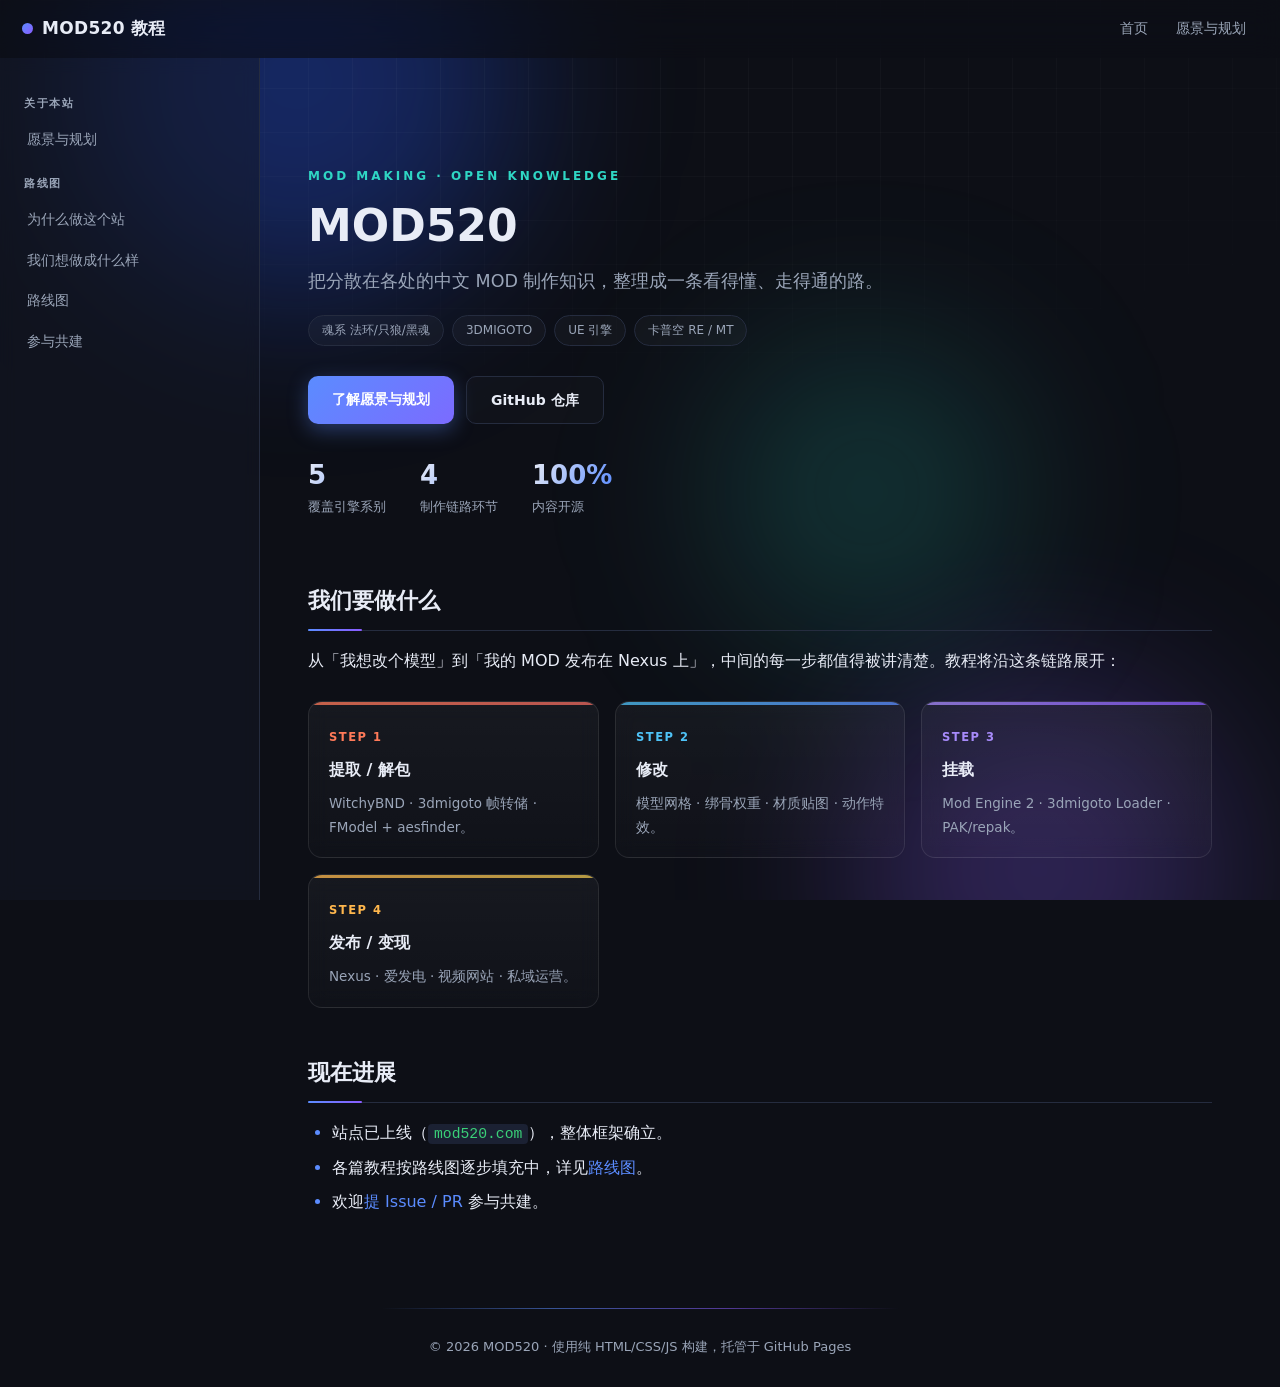
<file: index.html>
<!DOCTYPE html>
<html lang="zh-CN">
<head>
  <meta charset="UTF-8">
  <meta name="viewport" content="width=device-width, initial-scale=1.0">
  <title>MOD520 · MOD 制作教程</title>
  <meta name="description" content="MOD520：把分散的中文 MOD 制作知识，整理成一条走得通的路。覆盖魂系、UE 引擎与卡普空系游戏，工具链含 3dmigoto。">
  <link rel="icon" href="data:image/svg+xml,<svg xmlns='http://www.w3.org/2000/svg' viewBox='0 0 100 100'><circle cx='50' cy='50' r='46' fill='%234f8cff'/></svg>">
  <link rel="stylesheet" href="assets/css/style.css">
</head>
<body>
  <div class="bg-orbs"><div class="orb orb-1"></div><div class="orb orb-2"></div><div class="orb orb-3"></div></div>
  <div class="read-progress" id="readProgress"></div>

  <header class="topbar">
    <button class="menu-btn" id="menuBtn" aria-label="菜单">☰</button>
    <a class="logo" href="index.html"><span class="dot"></span>MOD520 教程</a>
    <nav class="nav-links">
      <a href="index.html">首页</a>
      <a href="tutorials/pipeline.html">愿景与规划</a>
    </nav>
  </header>

  <div class="layout">
    <aside class="sidebar" id="sidebar">
      <h4>关于本站</h4>
      <ul>
        <li><a href="tutorials/pipeline.html">愿景与规划</a></li>
      </ul>
      <h4>路线图</h4>
      <ul>
        <li><a href="tutorials/pipeline.html#why">为什么做这个站</a></li>
        <li><a href="tutorials/pipeline.html#vision">我们想做成什么样</a></li>
        <li><a href="tutorials/pipeline.html#roadmap">路线图</a></li>
        <li><a href="tutorials/pipeline.html#join">参与共建</a></li>
      </ul>
    </aside>

    <main class="content">
      <section class="hero">
        <p class="kicker">MOD Making · Open Knowledge</p>
        <h1>MOD520</h1>
        <p class="tagline">把分散在各处的中文 MOD 制作知识，整理成一条看得懂、走得通的路。</p>
        <div class="badges">
          <span class="badge">魂系 法环/只狼/黑魂</span>
          <span class="badge">3DMIGOTO</span>
          <span class="badge">UE 引擎</span>
          <span class="badge">卡普空 RE / MT</span>
        </div>
        <div class="actions">
          <a class="btn primary" href="tutorials/pipeline.html">了解愿景与规划</a>
          <a class="btn ghost" href="https://github.com/honxi1/MOD520">GitHub 仓库</a>
        </div>
        <div class="stats">
          <div class="stat"><b>5</b><span>覆盖引擎系别</span></div>
          <div class="stat"><b>4</b><span>制作链路环节</span></div>
          <div class="stat"><b>100%</b><span>内容开源</span></div>
        </div>
      </section>

      <section>
        <h2>我们要做什么</h2>
        <p>从「我想改个模型」到「我的 MOD 发布在 Nexus 上」，中间的每一步都值得被讲清楚。教程将沿这条链路展开：</p>
        <div class="card-grid">
          <div class="card fam-souls">
            <span class="num">Step 1</span>
            <h3>提取 / 解包</h3>
            <p>WitchyBND · 3dmigoto 帧转储 · FModel + aesfinder。</p>
          </div>
          <div class="card fam-miyo">
            <span class="num">Step 2</span>
            <h3>修改</h3>
            <p>模型网格 · 绑骨权重 · 材质贴图 · 动作特效。</p>
          </div>
          <div class="card fam-ue">
            <span class="num">Step 3</span>
            <h3>挂载</h3>
            <p>Mod Engine 2 · 3dmigoto Loader · PAK/repak。</p>
          </div>
          <div class="card fam-re">
            <span class="num">Step 4</span>
            <h3>发布 / 变现</h3>
            <p>Nexus · 爱发电 · 视频网站 · 私域运营。</p>
          </div>
        </div>
      </section>

      <section>
        <h2>现在进展</h2>
        <ul>
          <li>站点已上线（<code>mod520.com</code>），整体框架确立。</li>
          <li>各篇教程按路线图逐步填充中，详见<a href="tutorials/pipeline.html#roadmap">路线图</a>。</li>
          <li>欢迎<a href="https://github.com/honxi1/MOD520">提 Issue / PR</a> 参与共建。</li>
        </ul>
      </section>
    </main>
  </div>

  <footer class="footer">© 2026 MOD520 · 使用纯 HTML/CSS/JS 构建，托管于 GitHub Pages</footer>
  <button id="backTop" aria-label="返回顶部">↑</button>

  <script src="assets/js/main.js"></script>
</body>
</html>
</file>
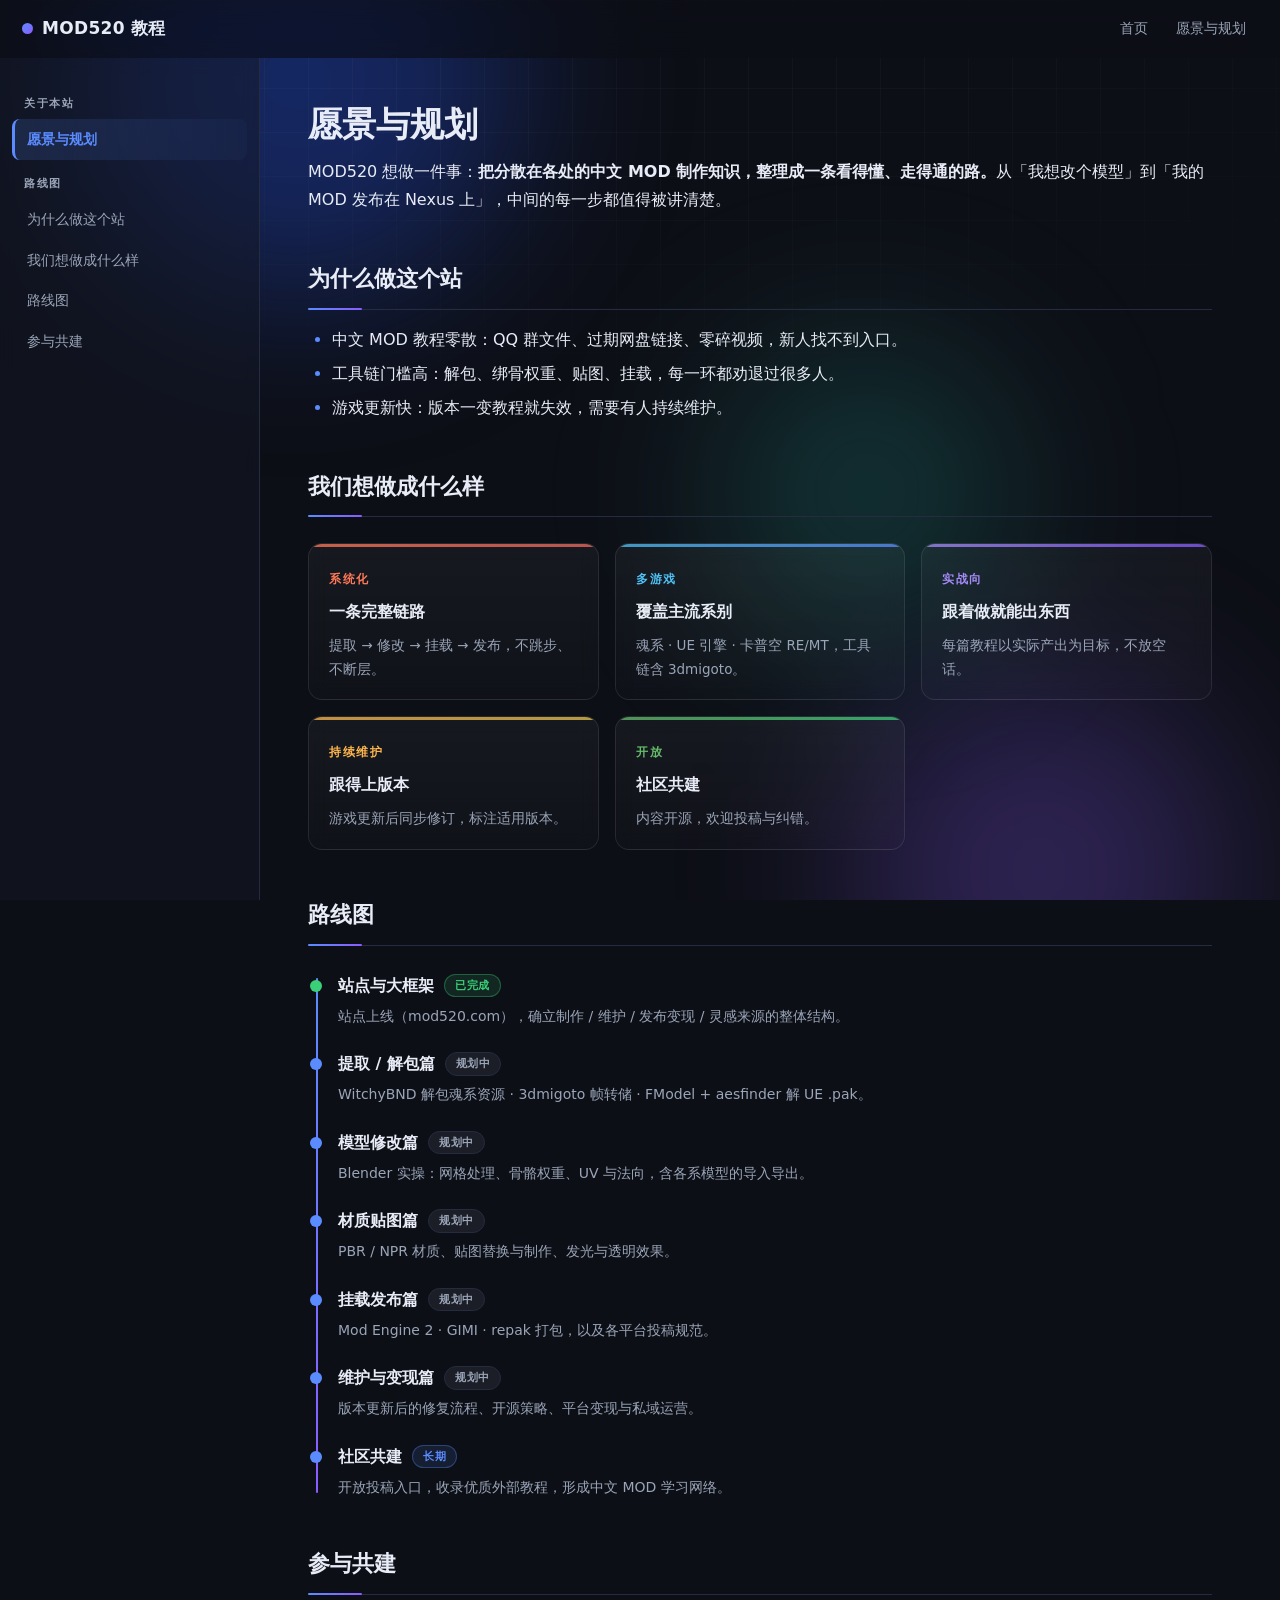
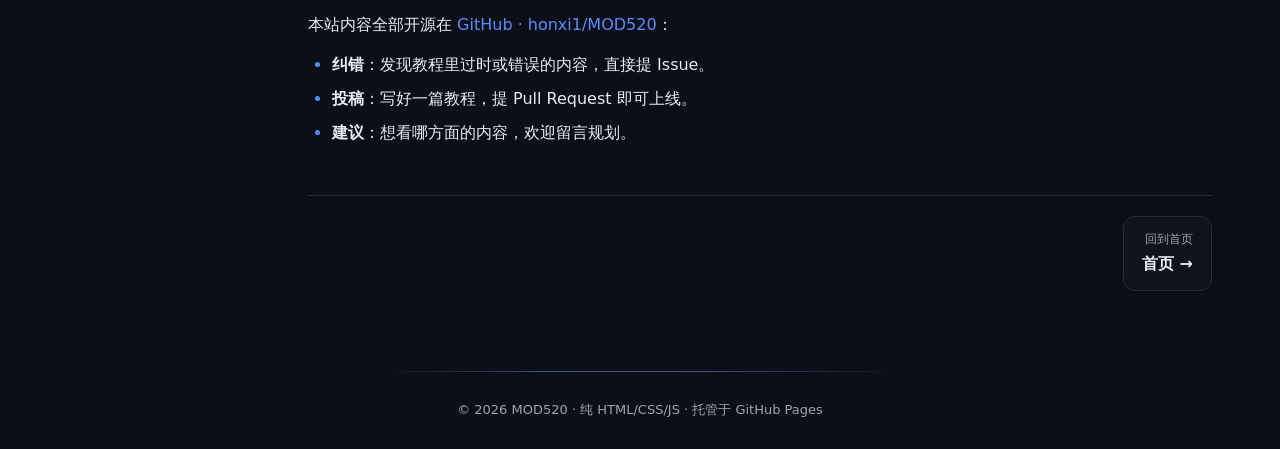
<file: tutorials/pipeline.html>
<!DOCTYPE html>
<html lang="zh-CN">
<head>
  <meta charset="UTF-8">
  <meta name="viewport" content="width=device-width, initial-scale=1.0">
  <title>愿景与规划 | MOD520 教程</title>
  <meta name="description" content="MOD520 的愿景与路线图：把分散的中文 MOD 制作知识，整理成一条走得通的路。">
  <link rel="icon" href="data:image/svg+xml,<svg xmlns='http://www.w3.org/2000/svg' viewBox='0 0 100 100'><circle cx='50' cy='50' r='46' fill='%234f8cff'/></svg>">
  <link rel="stylesheet" href="../assets/css/style.css">
</head>
<body>
  <div class="bg-orbs"><div class="orb orb-1"></div><div class="orb orb-2"></div><div class="orb orb-3"></div></div>
  <div class="read-progress" id="readProgress"></div>

  <header class="topbar">
    <button class="menu-btn" id="menuBtn" aria-label="菜单">☰</button>
    <a class="logo" href="../index.html"><span class="dot"></span>MOD520 教程</a>
    <nav class="nav-links">
      <a href="../index.html">首页</a>
      <a href="pipeline.html">愿景与规划</a>
    </nav>
  </header>

  <div class="layout">
    <aside class="sidebar" id="sidebar">
      <h4>关于本站</h4>
      <ul>
        <li><a class="active" href="pipeline.html">愿景与规划</a></li>
      </ul>
      <h4>路线图</h4>
      <ul>
        <li><a href="#why">为什么做这个站</a></li>
        <li><a href="#vision">我们想做成什么样</a></li>
        <li><a href="#roadmap">路线图</a></li>
        <li><a href="#join">参与共建</a></li>
      </ul>
    </aside>

    <main class="content">
      <h1>愿景与规划</h1>
      <p>MOD520 想做一件事：<strong>把分散在各处的中文 MOD 制作知识，整理成一条看得懂、走得通的路。</strong>从「我想改个模型」到「我的 MOD 发布在 Nexus 上」，中间的每一步都值得被讲清楚。</p>

      <h2 id="why">为什么做这个站</h2>
      <ul>
        <li>中文 MOD 教程零散：QQ 群文件、过期网盘链接、零碎视频，新人找不到入口。</li>
        <li>工具链门槛高：解包、绑骨权重、贴图、挂载，每一环都劝退过很多人。</li>
        <li>游戏更新快：版本一变教程就失效，需要有人持续维护。</li>
      </ul>

      <h2 id="vision">我们想做成什么样</h2>
      <div class="card-grid">
        <div class="card fam-souls">
          <span class="num">系统化</span>
          <h3>一条完整链路</h3>
          <p>提取 → 修改 → 挂载 → 发布，不跳步、不断层。</p>
        </div>
        <div class="card fam-miyo">
          <span class="num">多游戏</span>
          <h3>覆盖主流系别</h3>
          <p>魂系 · UE 引擎 · 卡普空 RE/MT，工具链含 3dmigoto。</p>
        </div>
        <div class="card fam-ue">
          <span class="num">实战向</span>
          <h3>跟着做就能出东西</h3>
          <p>每篇教程以实际产出为目标，不放空话。</p>
        </div>
        <div class="card fam-re">
          <span class="num">持续维护</span>
          <h3>跟得上版本</h3>
          <p>游戏更新后同步修订，标注适用版本。</p>
        </div>
        <div class="card fam-mt">
          <span class="num">开放</span>
          <h3>社区共建</h3>
          <p>内容开源，欢迎投稿与纠错。</p>
        </div>
      </div>

      <h2 id="roadmap">路线图</h2>
      <div class="timeline">
        <div class="tl-item done">
          <div class="tl-head"><h3>站点与大框架</h3><span class="pill done">已完成</span></div>
          <p>站点上线（mod520.com），确立制作 / 维护 / 发布变现 / 灵感来源的整体结构。</p>
        </div>
        <div class="tl-item">
          <div class="tl-head"><h3>提取 / 解包篇</h3><span class="pill plan">规划中</span></div>
          <p>WitchyBND 解包魂系资源 · 3dmigoto 帧转储 · FModel + aesfinder 解 UE .pak。</p>
        </div>
        <div class="tl-item">
          <div class="tl-head"><h3>模型修改篇</h3><span class="pill plan">规划中</span></div>
          <p>Blender 实操：网格处理、骨骼权重、UV 与法向，含各系模型的导入导出。</p>
        </div>
        <div class="tl-item">
          <div class="tl-head"><h3>材质贴图篇</h3><span class="pill plan">规划中</span></div>
          <p>PBR / NPR 材质、贴图替换与制作、发光与透明效果。</p>
        </div>
        <div class="tl-item">
          <div class="tl-head"><h3>挂载发布篇</h3><span class="pill plan">规划中</span></div>
          <p>Mod Engine 2 · GIMI · repak 打包，以及各平台投稿规范。</p>
        </div>
        <div class="tl-item">
          <div class="tl-head"><h3>维护与变现篇</h3><span class="pill plan">规划中</span></div>
          <p>版本更新后的修复流程、开源策略、平台变现与私域运营。</p>
        </div>
        <div class="tl-item">
          <div class="tl-head"><h3>社区共建</h3><span class="pill doing">长期</span></div>
          <p>开放投稿入口，收录优质外部教程，形成中文 MOD 学习网络。</p>
        </div>
      </div>

      <h2 id="join">参与共建</h2>
      <p>本站内容全部开源在 <a href="https://github.com/honxi1/MOD520">GitHub · honxi1/MOD520</a>：</p>
      <ul>
        <li><strong>纠错</strong>：发现教程里过时或错误的内容，直接提 Issue。</li>
        <li><strong>投稿</strong>：写好一篇教程，提 Pull Request 即可上线。</li>
        <li><strong>建议</strong>：想看哪方面的内容，欢迎留言规划。</li>
      </ul>

      <nav class="chapter-nav">
        <span></span>
        <a class="nav-item next" href="../index.html">
          <div class="nav-label">回到首页</div>
          <div class="nav-title">首页 →</div>
        </a>
      </nav>
    </main>
  </div>

  <footer class="footer">© 2026 MOD520 · 纯 HTML/CSS/JS · 托管于 GitHub Pages</footer>
  <button id="backTop" aria-label="返回顶部">↑</button>
  <script src="../assets/js/main.js"></script>
</body>
</html>
</file>
<file: assets/css/style.css>
:root {
  --bg: #0d0f16;
  --bg-alt: #151926;
  --bg-code: #1b2133;
  --fg: #e8ecf6;
  --fg-dim: #9aa5b8;
  --accent: #5b8cff;
  --accent-2: #8a5cff;
  --accent-3: #2fd6c4;
  --border: #252c3f;
  --green: #3ad078;
  --yellow: #eac54f;
  --red: #ef6a60;
  --souls: #ff7a59;
  --miyo: #4fc3f7;
  --ue: #a78bfa;
  --re: #ffb74d;
  --mt: #66bb6a;
  --sidebar-w: 260px;
  --glow: 0 8px 30px rgba(91, 140, 255, 0.25);
}

* { margin: 0; padding: 0; box-sizing: border-box; }

html { scroll-behavior: smooth; }

body {
  font-family: "Segoe UI", "Microsoft YaHei", "PingFang SC", system-ui, sans-serif;
  background: var(--bg);
  color: var(--fg);
  line-height: 1.75;
  min-height: 100vh;
}

/* ---------- 动态背景 ---------- */
.bg-orbs {
  position: fixed;
  inset: 0;
  z-index: -2;
  overflow: hidden;
  pointer-events: none;
}

.orb { position: absolute; border-radius: 50%; filter: blur(85px); }

.orb-1 { width: 440px; height: 440px; background: rgba(43, 92, 255, 0.32); top: -140px; left: 6%; animation: drift 24s ease-in-out infinite alternate; }
.orb-2 { width: 380px; height: 380px; background: rgba(138, 92, 255, 0.26); bottom: -160px; right: 4%; animation: drift 28s ease-in-out infinite alternate-reverse; }
.orb-3 { width: 300px; height: 300px; background: rgba(47, 214, 196, 0.18); top: 38%; left: 56%; animation: drift 32s ease-in-out infinite alternate; }

@keyframes drift {
  from { transform: translate(0, 0) scale(1); }
  to { transform: translate(70px, 46px) scale(1.16); }
}

body::before {
  content: "";
  position: fixed;
  inset: 0;
  z-index: -1;
  pointer-events: none;
  background-image:
    linear-gradient(rgba(255, 255, 255, 0.028) 1px, transparent 1px),
    linear-gradient(90deg, rgba(255, 255, 255, 0.028) 1px, transparent 1px);
  background-size: 44px 44px;
  -webkit-mask-image: radial-gradient(ellipse 95% 62% at 50% 0%, black 25%, transparent 78%);
  mask-image: radial-gradient(ellipse 95% 62% at 50% 0%, black 25%, transparent 78%);
}

::selection { background: rgba(91, 140, 255, 0.35); }

::-webkit-scrollbar { width: 10px; height: 10px; }
::-webkit-scrollbar-thumb { background: var(--border); border-radius: 6px; }
::-webkit-scrollbar-thumb:hover { background: #37415e; }
::-webkit-scrollbar-track { background: transparent; }

a { color: var(--accent); text-decoration: none; }
a:hover { text-decoration: underline; }

/* ---------- 顶部导航 ---------- */
.topbar {
  position: sticky;
  top: 0;
  z-index: 100;
  display: flex;
  align-items: center;
  gap: 14px;
  height: 58px;
  padding: 0 22px;
  background: rgba(13, 15, 22, 0.72);
  backdrop-filter: blur(14px) saturate(1.4);
  border-bottom: 1px solid transparent;
  transition: border-color 0.25s, box-shadow 0.25s;
}

.topbar.scrolled {
  border-bottom-color: var(--border);
  box-shadow: 0 8px 28px rgba(0, 0, 0, 0.35);
}

.topbar .logo {
  font-weight: 700;
  font-size: 17px;
  color: var(--fg);
  display: flex;
  align-items: center;
  gap: 9px;
  letter-spacing: 0.3px;
}

.topbar .logo .dot {
  width: 11px;
  height: 11px;
  border-radius: 50%;
  background: linear-gradient(135deg, var(--accent), var(--accent-2));
  animation: dotPulse 2.6s ease-in-out infinite;
}

@keyframes dotPulse {
  0%, 100% { box-shadow: 0 0 0 0 rgba(91, 140, 255, 0.45), 0 0 12px rgba(91, 140, 255, 0.7); }
  50% { box-shadow: 0 0 0 7px rgba(91, 140, 255, 0), 0 0 12px rgba(91, 140, 255, 0.7); }
}

.topbar .nav-links { margin-left: auto; display: flex; gap: 4px; }
.topbar .nav-links a {
  color: var(--fg-dim);
  font-size: 14px;
  padding: 6px 12px;
  border-radius: 8px;
  transition: color 0.15s, background 0.15s;
}
.topbar .nav-links a:hover { color: var(--fg); background: rgba(255, 255, 255, 0.05); text-decoration: none; }

.menu-btn {
  display: none;
  background: none;
  border: 1px solid var(--border);
  color: var(--fg);
  font-size: 18px;
  padding: 4px 10px;
  border-radius: 6px;
  cursor: pointer;
}

/* ---------- 布局 ---------- */
.layout { display: flex; min-height: calc(100vh - 58px); }

.sidebar {
  width: var(--sidebar-w);
  flex-shrink: 0;
  padding: 22px 12px;
  border-right: 1px solid var(--border);
  background: rgba(21, 25, 38, 0.5);
  backdrop-filter: blur(8px);
  position: sticky;
  top: 58px;
  height: calc(100vh - 58px);
  overflow-y: auto;
}

.sidebar h4 {
  font-size: 11px;
  text-transform: uppercase;
  letter-spacing: 1.5px;
  color: var(--fg-dim);
  padding: 14px 12px 6px;
}

.sidebar ul { list-style: none; }

.sidebar li a {
  display: block;
  padding: 8px 12px;
  border-radius: 8px;
  color: var(--fg-dim);
  font-size: 14px;
  border-left: 3px solid transparent;
  transition: color 0.15s, background 0.15s, padding-left 0.15s;
}

.sidebar li a:hover { color: var(--fg); background: rgba(91, 140, 255, 0.09); text-decoration: none; padding-left: 15px; }

.sidebar li a.active {
  color: var(--accent);
  background: linear-gradient(90deg, rgba(91, 140, 255, 0.16), rgba(91, 140, 255, 0.04));
  border-left-color: var(--accent);
  font-weight: 600;
}

.content {
  flex: 1;
  min-width: 0;
  padding: 44px 48px 80px;
  max-width: 1000px;
}

/* ---------- 正文排版 ---------- */
.content h1 {
  font-size: 34px;
  margin-bottom: 10px;
  line-height: 1.3;
  background: linear-gradient(110deg, var(--fg) 20%, var(--accent) 55%, var(--accent-2) 80%);
  background-size: 200% auto;
  -webkit-background-clip: text;
  background-clip: text;
  -webkit-text-fill-color: transparent;
  font-weight: 800;
  animation: shimmer 6s linear infinite;
}

@keyframes shimmer { to { background-position: 200% center; } }

.content h2 {
  font-size: 22px;
  margin: 46px 0 16px;
  padding-bottom: 10px;
  border-bottom: 1px solid var(--border);
  position: relative;
}

.content h2::after {
  content: "";
  position: absolute;
  left: 0;
  bottom: -1px;
  width: 0;
  height: 2px;
  border-radius: 2px;
  background: linear-gradient(90deg, var(--accent), var(--accent-2));
  transition: width 0.6s ease 0.2s;
}

.reveal.in h2::after, h2.reveal.in::after { width: 54px; }

.content h3 { font-size: 18px; margin: 28px 0 10px; color: var(--accent); }
.content p { margin: 12px 0; color: var(--fg); }
.content ul, .content ol { margin: 12px 0 12px 24px; }
.content li { margin: 6px 0; }
.content li::marker { color: var(--accent); }
.content strong { color: var(--fg); }
.content em { color: var(--yellow); font-style: normal; }

.content blockquote {
  margin: 18px 0;
  padding: 14px 18px;
  border-left: 4px solid var(--yellow);
  background: linear-gradient(90deg, rgba(234, 197, 79, 0.08), transparent);
  border-radius: 0 10px 10px 0;
  color: var(--fg-dim);
}

.content blockquote.tip {
  border-left-color: var(--green);
  background: linear-gradient(90deg, rgba(58, 208, 120, 0.09), transparent);
}

.content blockquote.warn {
  border-left-color: var(--red);
  background: linear-gradient(90deg, rgba(239, 106, 96, 0.09), transparent);
}

.content code {
  font-family: Consolas, "Courier New", monospace;
  background: var(--bg-code);
  color: var(--green);
  padding: 2px 6px;
  border-radius: 4px;
  font-size: 0.92em;
}

.content pre {
  margin: 18px 0;
  padding: 18px;
  background: var(--bg-code);
  border: 1px solid var(--border);
  border-radius: 10px;
  overflow-x: auto;
  box-shadow: inset 0 0 24px rgba(0, 0, 0, 0.25);
}

.content pre code {
  background: none;
  color: var(--fg);
  padding: 0;
  font-size: 13.5px;
  line-height: 1.6;
}

/* ---------- 表格 ---------- */
.content table {
  width: 100%;
  border-collapse: separate;
  border-spacing: 0;
  margin: 18px 0;
  font-size: 13.5px;
  border: 1px solid var(--border);
  border-radius: 12px;
  overflow: hidden;
}

.content th, .content td {
  padding: 11px 14px;
  text-align: left;
  border-bottom: 1px solid var(--border);
}

.content tr:last-child td { border-bottom: none; }

.content th {
  background: linear-gradient(180deg, #1a2033, #151b2b);
  color: var(--accent);
  font-weight: 700;
  letter-spacing: 0.3px;
}

.content td:first-child { color: var(--fg); font-weight: 600; white-space: nowrap; }

.content tbody tr { transition: background 0.12s; }
.content tbody tr:nth-child(even) { background: rgba(255, 255, 255, 0.015); }
.content tbody tr:hover { background: rgba(91, 140, 255, 0.07); }

/* ---------- 首页 hero ---------- */
.hero { padding: 52px 0 16px; }

.hero .kicker {
  font-size: 12px;
  font-weight: 700;
  letter-spacing: 3px;
  text-transform: uppercase;
  color: var(--accent-3);
  margin-bottom: 10px;
}

.hero h1 { font-size: 44px; margin-bottom: 6px; }

.hero .tagline { color: var(--fg-dim); font-size: 17.5px; margin: 12px 0 8px; max-width: 620px; }

.hero .badges { display: flex; gap: 8px; flex-wrap: wrap; margin: 18px 0 0; }

.hero .badge {
  background: rgba(255, 255, 255, 0.03);
  border: 1px solid var(--border);
  color: var(--fg-dim);
  font-size: 12px;
  padding: 4px 13px;
  border-radius: 20px;
  transition: border-color 0.15s, color 0.15s, transform 0.15s;
}

.hero .badge:hover { border-color: var(--accent); color: var(--fg); transform: translateY(-2px); }

.hero .actions { display: flex; gap: 12px; margin: 30px 0 10px; }

.hero .stats { display: flex; gap: 34px; margin-top: 36px; flex-wrap: wrap; }

.hero .stat b {
  display: block;
  font-size: 26px;
  font-weight: 800;
  background: linear-gradient(120deg, var(--fg), var(--accent));
  -webkit-background-clip: text;
  background-clip: text;
  -webkit-text-fill-color: transparent;
  line-height: 1.2;
}

.hero .stat span { font-size: 13px; color: var(--fg-dim); }

/* ---------- 按钮 ---------- */
.btn {
  position: relative;
  display: inline-block;
  padding: 11px 24px;
  border-radius: 10px;
  font-weight: 600;
  font-size: 14px;
  border: none;
  cursor: pointer;
  overflow: hidden;
  transition: transform 0.15s, box-shadow 0.15s, border-color 0.15s, color 0.15s;
}

.btn.primary {
  background: linear-gradient(135deg, var(--accent), var(--accent-2));
  background-size: 160% auto;
  color: #fff;
  box-shadow: 0 6px 20px rgba(91, 140, 255, 0.35);
}

.btn.primary:hover {
  background-position: right center;
  transform: translateY(-2px);
  box-shadow: 0 10px 26px rgba(91, 140, 255, 0.5);
  text-decoration: none;
}

.btn.primary::after {
  content: "";
  position: absolute;
  top: 0;
  left: -130%;
  width: 55%;
  height: 100%;
  transform: skewX(-22deg);
  background: linear-gradient(90deg, transparent, rgba(255, 255, 255, 0.35), transparent);
  transition: left 0.55s ease;
}

.btn.primary:hover::after { left: 140%; }

.btn.ghost { background: rgba(255, 255, 255, 0.02); color: var(--fg); border: 1px solid var(--border); }
.btn.ghost:hover { border-color: var(--accent); color: var(--accent); transform: translateY(-2px); text-decoration: none; }

/* ---------- 卡片（玻璃拟态） ---------- */
.card-grid { display: grid; grid-template-columns: repeat(auto-fill, minmax(250px, 1fr)); gap: 16px; margin: 26px 0; }

.card {
  position: relative;
  background: linear-gradient(180deg, rgba(255, 255, 255, 0.045), rgba(255, 255, 255, 0.015));
  border: 1px solid rgba(255, 255, 255, 0.09);
  border-radius: 14px;
  padding: 20px 20px 18px;
  overflow: hidden;
  backdrop-filter: blur(10px);
  transition: transform 0.2s, border-color 0.2s, box-shadow 0.2s;
}

.card::before {
  content: "";
  position: absolute;
  top: 0;
  left: 0;
  right: 0;
  height: 3px;
  background: linear-gradient(90deg, var(--accent), var(--accent-2));
  opacity: 0.75;
}

.card::after {
  content: "";
  position: absolute;
  top: -60%;
  right: -30%;
  width: 70%;
  height: 120%;
  background: radial-gradient(closest-side, rgba(91, 140, 255, 0.12), transparent);
  opacity: 0;
  transition: opacity 0.25s;
  pointer-events: none;
}

.card:hover {
  transform: translateY(-5px);
  border-color: rgba(91, 140, 255, 0.55);
  box-shadow: var(--glow), inset 0 1px 0 rgba(255, 255, 255, 0.06);
}

.card:hover::after { opacity: 1; }

.card h3 { margin: 6px 0 8px; color: var(--fg); font-size: 16px; position: relative; }
.card p { color: var(--fg-dim); font-size: 13.5px; margin: 0; position: relative; }
.card .num {
  display: inline-block;
  color: var(--accent);
  font-weight: 700;
  font-size: 11.5px;
  letter-spacing: 1.5px;
  text-transform: uppercase;
}

/* 卡片按游戏配色 */
.card.fam-souls::before { background: linear-gradient(90deg, var(--souls), var(--red)); }
.card.fam-souls .num { color: var(--souls); }
.card.fam-souls:hover { border-color: rgba(255, 122, 89, 0.55); }
.card.fam-souls::after { background: radial-gradient(closest-side, rgba(255, 122, 89, 0.13), transparent); }

.card.fam-miyo::before { background: linear-gradient(90deg, var(--miyo), var(--accent)); }
.card.fam-miyo .num { color: var(--miyo); }
.card.fam-miyo:hover { border-color: rgba(79, 195, 247, 0.55); }
.card.fam-miyo::after { background: radial-gradient(closest-side, rgba(79, 195, 247, 0.13), transparent); }

.card.fam-ue::before { background: linear-gradient(90deg, var(--ue), var(--accent-2)); }
.card.fam-ue .num { color: var(--ue); }
.card.fam-ue:hover { border-color: rgba(167, 139, 250, 0.55); }
.card.fam-ue::after { background: radial-gradient(closest-side, rgba(167, 139, 250, 0.14), transparent); }

.card.fam-re::before { background: linear-gradient(90deg, var(--re), var(--yellow)); }
.card.fam-re .num { color: var(--re); }
.card.fam-re:hover { border-color: rgba(255, 183, 77, 0.55); }
.card.fam-re::after { background: radial-gradient(closest-side, rgba(255, 183, 77, 0.13), transparent); }

.card.fam-mt::before { background: linear-gradient(90deg, var(--mt), var(--green)); }
.card.fam-mt .num { color: var(--mt); }
.card.fam-mt:hover { border-color: rgba(102, 187, 106, 0.55); }
.card.fam-mt::after { background: radial-gradient(closest-side, rgba(102, 187, 106, 0.13), transparent); }

/* ---------- 章节导航 ---------- */
.chapter-nav {
  display: flex;
  justify-content: space-between;
  margin-top: 48px;
  padding-top: 20px;
  border-top: 1px solid var(--border);
  gap: 12px;
}

.chapter-nav .nav-item {
  background: rgba(255, 255, 255, 0.02);
  border: 1px solid var(--border);
  border-radius: 12px;
  padding: 12px 18px;
  max-width: 46%;
  transition: border-color 0.15s, transform 0.15s;
}

.chapter-nav .nav-item:hover { border-color: var(--accent); transform: translateY(-2px); }
.chapter-nav .nav-item.next { margin-left: auto; text-align: right; }
.chapter-nav .nav-label { font-size: 12px; color: var(--fg-dim); }
.chapter-nav .nav-title { font-weight: 600; color: var(--fg); }
.chapter-nav a:hover .nav-title { color: var(--accent); text-decoration: none; }

/* ---------- 目录 (TOC) ---------- */
.toc {
  background: linear-gradient(180deg, rgba(255, 255, 255, 0.035), rgba(255, 255, 255, 0.01));
  border: 1px solid var(--border);
  border-radius: 12px;
  padding: 18px 22px;
  margin: 22px 0;
  font-size: 14px;
  backdrop-filter: blur(8px);
}

.toc b { color: var(--accent); }
.toc ol { margin: 10px 0 0 20px; color: var(--fg-dim); }
.toc a:hover { color: var(--fg); }

/* ---------- 页脚 ---------- */
.footer {
  text-align: center;
  color: var(--fg-dim);
  font-size: 13px;
  padding: 28px 24px;
  position: relative;
}

.footer::before {
  content: "";
  position: absolute;
  top: 0;
  left: 50%;
  transform: translateX(-50%);
  width: min(520px, 70%);
  height: 1px;
  background: linear-gradient(90deg, transparent, var(--accent), var(--accent-2), transparent);
  opacity: 0.55;
}

/* ---------- 进度条 ---------- */
.read-progress {
  position: fixed;
  top: 0;
  left: 0;
  height: 3px;
  width: 0;
  background: linear-gradient(90deg, var(--accent), var(--accent-2), var(--accent-3));
  z-index: 200;
  transition: width 0.1s linear;
}

/* ---------- 返回顶部 ---------- */
#backTop {
  position: fixed;
  right: 24px;
  bottom: 24px;
  width: 44px;
  height: 44px;
  border-radius: 50%;
  background: linear-gradient(135deg, var(--accent), var(--accent-2));
  color: #fff;
  border: none;
  font-size: 18px;
  cursor: pointer;
  opacity: 0;
  pointer-events: none;
  transition: opacity 0.2s, transform 0.15s;
  box-shadow: 0 6px 18px rgba(91, 140, 255, 0.4);
  z-index: 150;
}

#backTop.show { opacity: 1; pointer-events: auto; }
#backTop:hover { transform: translateY(-2px); }

/* ---------- 模板占位 ---------- */
.placeholder {
  border: 1.5px dashed var(--border);
  border-radius: 12px;
  padding: 20px 22px;
  margin: 20px 0;
  color: var(--fg-dim);
  font-size: 14px;
  background: rgba(255, 255, 255, 0.012);
}

.placeholder b { color: var(--accent); }
.placeholder p { margin: 4px 0; }

/* ---------- 路线图时间线 ---------- */
.timeline {
  position: relative;
  margin: 26px 0;
  padding-left: 30px;
}

.timeline::before {
  content: "";
  position: absolute;
  left: 8px;
  top: 6px;
  bottom: 6px;
  width: 2px;
  border-radius: 2px;
  background: linear-gradient(180deg, var(--accent), var(--accent-2));
}

.tl-item { position: relative; margin-bottom: 22px; }

.tl-item::before {
  content: "";
  position: absolute;
  left: -28px;
  top: 8px;
  width: 12px;
  height: 12px;
  border-radius: 50%;
  background: var(--accent);
  animation: nodePulse 3s ease-in-out infinite;
}

.tl-item.done::before { background: var(--green); animation-name: nodePulseGreen; }

@keyframes nodePulse {
  0%, 100% { box-shadow: 0 0 0 0 rgba(91, 140, 255, 0.5), 0 0 10px rgba(91, 140, 255, 0.6); }
  50% { box-shadow: 0 0 0 6px rgba(91, 140, 255, 0), 0 0 10px rgba(91, 140, 255, 0.6); }
}

@keyframes nodePulseGreen {
  0%, 100% { box-shadow: 0 0 0 0 rgba(58, 208, 120, 0.5), 0 0 10px rgba(58, 208, 120, 0.6); }
  50% { box-shadow: 0 0 0 6px rgba(58, 208, 120, 0), 0 0 10px rgba(58, 208, 120, 0.6); }
}

.tl-head { display: flex; align-items: center; gap: 10px; flex-wrap: wrap; }

.tl-item h3 { margin: 0; font-size: 16px; color: var(--fg); }

.pill {
  display: inline-block;
  font-size: 11px;
  font-weight: 700;
  padding: 1px 10px;
  border-radius: 20px;
  letter-spacing: 0.5px;
}

.pill.done { color: var(--green); background: rgba(58, 208, 120, 0.12); border: 1px solid rgba(58, 208, 120, 0.35); }
.pill.doing { color: var(--accent); background: rgba(91, 140, 255, 0.12); border: 1px solid rgba(91, 140, 255, 0.35); }
.pill.plan { color: var(--fg-dim); background: rgba(154, 165, 184, 0.1); border: 1px solid var(--border); }

.tl-item p { margin: 4px 0 0; color: var(--fg-dim); font-size: 14px; }

/* ---------- 滚动渐显 ---------- */
.reveal { opacity: 0; transform: translateY(18px); transition: opacity 0.55s ease, transform 0.55s ease; }
.reveal.in { opacity: 1; transform: none; }

/* ---------- 动效 ---------- */
@keyframes fadeUp {
  from { opacity: 0; transform: translateY(14px); }
  to { opacity: 1; transform: none; }
}

@media (prefers-reduced-motion: reduce) {
  *, *::before, *::after { animation: none !important; transition: none !important; }
  .reveal { opacity: 1 !important; transform: none !important; }
}

/* ---------- 响应式 ---------- */
@media (max-width: 900px) {
  .content table { display: block; overflow-x: auto; white-space: nowrap; }
  .sidebar {
    position: fixed;
    left: 0;
    top: 58px;
    bottom: 0;
    width: 260px;
    transform: translateX(-100%);
    transition: transform 0.2s;
    z-index: 90;
  }
  .sidebar.open { transform: translateX(0); }
  .menu-btn { display: block; }
  .content { padding: 24px 20px 60px; }
  .topbar .nav-links { display: none; }
  .hero h1 { font-size: 34px; }
  .hero .stats { gap: 22px; }
}
</file>
